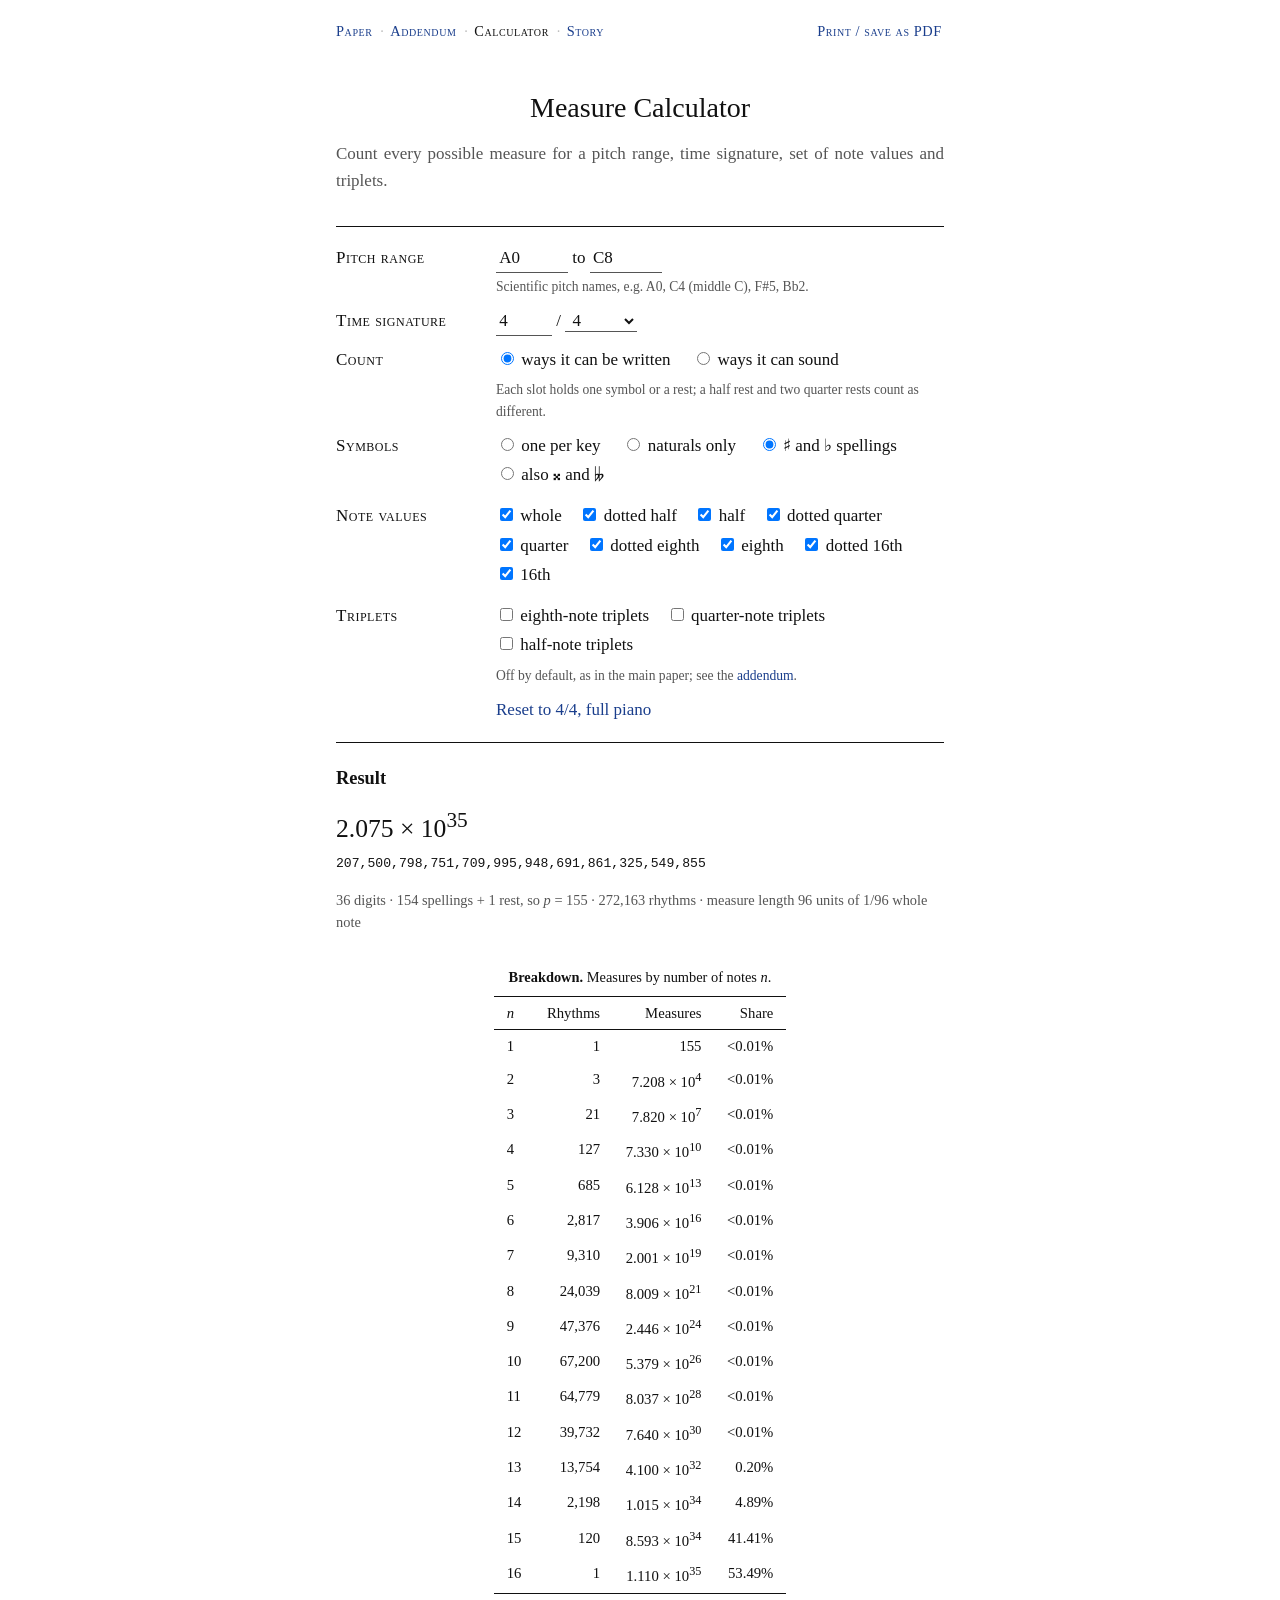
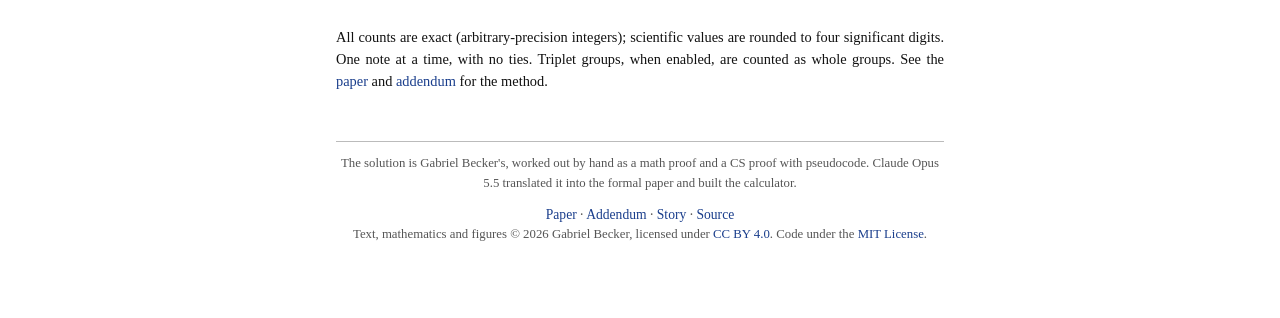
<file: docs/calculator.html>
<!doctype html>
<html lang="en">
<head>
<meta charset="utf-8">
<meta name="viewport" content="width=device-width, initial-scale=1">
<title>Measure Calculator</title>
<meta name="description" content="Count the possible measures of music for any pitch range, time signature and set of note values.">
<link rel="stylesheet" href="style.css">
</head>
<body>
<nav class="site">
  <a href="index.html">Paper</a><span class="sep">·</span><a href="addendum.html">Addendum</a><span class="sep">·</span><span aria-current="page">Calculator</span><span class="sep">·</span><a href="story.html">Story</a>
  <a href="#" class="print-link" onclick="window.print();return false">Print / save as PDF</a>
</nav>

<main>
  <header class="title">
    <h1>Measure Calculator</h1>
    <p class="date">Count every possible measure for a pitch range, time signature, set of note values and triplets.</p>
  </header>

  <form class="calc" id="f" onsubmit="return false" autocomplete="off">
    <div class="field">
      <span class="label">Pitch range</span>
      <span><input type="text" id="lo" value="A0" aria-label="Lowest pitch"> to <input type="text" id="hi" value="C8" aria-label="Highest pitch">
        <p class="hint">Scientific pitch names, e.g. A0, C4 (middle C), F#5, Bb2.</p></span>
    </div>
    <div class="field">
      <span class="label">Time signature</span>
      <span><input type="number" id="beats" value="4" min="1" max="64" aria-label="Beats per measure" style="width:3.5rem"> /
        <select id="beatValue" aria-label="Beat value"><option>1</option><option>2</option><option selected>4</option><option>8</option><option>16</option></select></span>
    </div>
    <div class="field">
      <span class="label">Count</span>
      <span class="opts">
        <label><input type="radio" name="mode" value="written" checked> ways it can be written</label>
        <label><input type="radio" name="mode" value="sounding"> ways it can sound</label>
        <p class="hint" id="modeHint"></p>
      </span>
    </div>
    <div class="field" id="symBox">
      <span class="label">Symbols</span>
      <span class="opts">
        <label><input type="radio" name="sym" value="keys"> one per key</label>
        <label><input type="radio" name="sym" value="0"> naturals only</label>
        <label><input type="radio" name="sym" value="1" checked> ♯ and ♭ spellings</label>
        <label><input type="radio" name="sym" value="2"> also 𝄪 and 𝄫</label>
      </span>
    </div>
    <div class="field">
      <span class="label">Note values</span>
      <span class="opts" id="values"></span>
    </div>
    <div class="field">
      <span class="label">Triplets</span>
      <span class="opts"><span id="triplets"></span>
        <p class="hint">Off by default, as in the main paper; see the <a href="addendum.html">addendum</a>.</p></span>
    </div>
    <div class="field">
      <span></span>
      <span><a href="#" id="reset">Reset to 4/4, full piano</a></span>
    </div>
  </form>

  <section class="result" id="result" aria-live="polite"></section>

  <p class="meta" style="margin-top:2rem;font-size:.9rem">All counts are exact (arbitrary-precision integers); scientific values are rounded to four significant digits. One note at a time, with no ties. Triplet groups, when enabled, are counted as whole groups. See the <a href="index.html">paper</a> and <a href="addendum.html">addendum</a> for the method.</p>

  <footer class="page">
    <p class="disclosure">The solution is Gabriel Becker's, worked out by hand as a math proof and a CS proof with pseudocode. Claude Opus 5.5 translated it into the formal paper and built the calculator.</p>
    <a href="index.html">Paper</a> · <a href="addendum.html">Addendum</a> · <a href="story.html">Story</a> · <a href="https://github.com/GabeBecker2048/how-much-music">Source</a>
    <p class="disclosure">Text, mathematics and figures © 2026 Gabriel Becker, licensed under <a href="https://creativecommons.org/licenses/by/4.0/">CC BY 4.0</a>. Code under the <a href="https://github.com/GabeBecker2048/how-much-music/blob/main/LICENSE">MIT License</a>.</p>
  </footer>
</main>

<script src="counter.js"></script>
<script>
// SPDX-License-Identifier: MIT  (Copyright (c) 2026 Gabriel Becker; see LICENSE)
(function () {
  "use strict";
  const N = window.NMeasures;
  const $ = (id) => document.getElementById(id);
  const esc = (s) => String(s).replace(/[&<>"]/g, (c) => ({ "&": "&amp;", "<": "&lt;", ">": "&gt;", '"': "&quot;" }[c]));

  $("values").innerHTML = N.NOTE_VALUES.map((v) =>
    `<label><input type="checkbox" value="${v.units}" checked> ${v.name}</label>`).join("");
  $("triplets").innerHTML = N.TRIPLETS.map((t) =>
    `<label><input type="checkbox" value="${t.value}"> ${t.name}</label>`).join("");

  function checked(name) { return document.querySelector(`input[name=${name}]:checked`).value; }

  function render() {
    const out = $("result");
    const mode = checked("mode");
    $("symBox").style.display = mode === "written" ? "" : "none";
    $("modeHint").textContent = mode === "written"
      ? "Each slot holds one symbol or a rest; a half rest and two quarter rests count as different."
      : "One symbol per key; back-to-back rests merge into a single silence.";

    try {
      const lo = N.parsePitch($("lo").value), hi = N.parsePitch($("hi").value);
      if (hi < lo) throw new Error("The highest pitch is below the lowest pitch.");
      const beats = parseInt($("beats").value, 10);
      if (!(beats >= 1 && beats <= 64)) throw new Error("Beats per measure must be between 1 and 64.");
      const length = N.measureUnits(beats, parseInt($("beatValue").value, 10));
      if (length > 8 * N.GRID) throw new Error("Measures longer than 8 whole notes are not supported here.");
      const units = [...document.querySelectorAll("#values input:checked")].map((i) => +i.value);
      const trips = [...document.querySelectorAll("#triplets input:checked")].map((i) => +i.value);
      if (!units.length && !trips.length) throw new Error("Choose at least one note value or triplet.");
      const blocks = N.makeBlocks(units, trips);

      const keys = N.keysInRange(lo, hi);
      let total, p, desc;
      if (mode === "written") {
        const sym = checked("sym");
        const symbols = sym === "keys" ? keys : N.spellingsInRange(lo, hi, +sym);
        p = symbols + 1;
        total = N.countWritten(length, p, blocks);
        desc = `${symbols} ${sym === "keys" ? "keys" : "spellings"} + 1 rest, so <i>p</i> = ${p}`;
      } else {
        p = keys;
        total = N.countSounding(length, keys, blocks);
        desc = `<i>k</i> = ${keys} keys, rests merged`;
      }

      const rhythms = N.rhythmsByNoteCount(length, blocks);
      const nRhythms = rhythms.reduce((a, b) => a + b, 0n);
      const digits = total.toString().length;

      let table = "";
      if (mode === "written" && total > 0n) {
        const P = BigInt(p);
        const body = rhythms
          .map((r, n) => ({ n, r, ways: r * P ** BigInt(n) }))
          .filter((x) => x.r > 0n)
          .map((x) => `<tr><td>${x.n}</td><td>${N.withCommas(x.r)}</td><td>${N.scientificHTML(x.ways)}</td><td>${N.share(x.ways, total)}</td></tr>`)
          .join("");
        table = `<div class="table-wrap"><table>
          <caption><b>Breakdown.</b> Measures by number of notes <i>n</i>.</caption>
          <thead><tr><th><i>n</i></th><th>Rhythms</th><th>Measures</th><th>Share</th></tr></thead>
          <tbody>${body}</tbody></table></div>`;
      }

      out.innerHTML = `
        <h2 style="margin-top:0">Result</h2>
        <p class="value">${N.scientificHTML(total)}</p>
        <p class="exact">${N.withCommas(total)}</p>
        <p class="meta">${digits} digit${digits === 1 ? "" : "s"} · ${desc} · ${N.withCommas(nRhythms)} rhythms · measure length ${length} units of 1/96 whole note</p>
        ${table}`;
    } catch (e) {
      out.innerHTML = `<h2 style="margin-top:0">Result</h2><p class="error">${esc(e.message)}</p>`;
    }
  }

  $("reset").addEventListener("click", (e) => {
    e.preventDefault();
    $("lo").value = "A0"; $("hi").value = "C8"; $("beats").value = "4"; $("beatValue").value = "4";
    document.querySelector("input[name=mode][value=written]").checked = true;
    document.querySelector("input[name=sym][value=\"1\"]").checked = true;
    document.querySelectorAll("#values input").forEach((i) => (i.checked = true));
    document.querySelectorAll("#triplets input").forEach((i) => (i.checked = false));
    render();
  });
  $("f").addEventListener("input", render);
  $("f").addEventListener("change", render);
  render();
})();
</script>
</body>
</html>
</file>
<file: docs/style.css>
/* SPDX-License-Identifier: MIT  (Copyright (c) 2026 Gabriel Becker; see LICENSE) */
/* Plain "paper" style shared by every page. */

:root {
  --ink: #111;
  --muted: #555;
  --rule: #111;
  --hair: #bbb;
  --paper: #fff;
  --link: #1a3e8c;
}

* { box-sizing: border-box; }

html { background: var(--paper); }

body {
  margin: 0;
  background: var(--paper);
  color: var(--ink);
  font-family: "Latin Modern Roman", "CMU Serif", "Computer Modern", Georgia, "Times New Roman", serif;
  font-size: 17px;
  line-height: 1.55;
  -webkit-text-size-adjust: 100%;
}

main {
  max-width: 40rem;
  margin: 0 auto;
  padding: 0 16px 4rem;
}

a { color: var(--link); text-decoration: none; }
a:hover { text-decoration: underline; }

/* ---- top navigation ---------------------------------------------------- */

nav.site {
  max-width: 40rem;
  margin: 0 auto;
  padding: 1.25rem 16px 0;
  font-size: 0.9rem;
  font-variant: small-caps;
  letter-spacing: 0.04em;
  color: var(--muted);
}
nav.site a, nav.site span { margin-right: 0.15em; }
nav.site span[aria-current] { color: var(--ink); }
nav.site .sep { margin: 0 0.4em; color: var(--hair); }

/* ---- title block ------------------------------------------------------- */

header.title {
  text-align: center;
  margin: 3rem 0 2rem;
}
header.title h1 {
  font-size: 1.75rem;
  font-weight: normal;
  line-height: 1.25;
  margin: 0 0 1rem;
}
header.title .author { font-size: 1.1rem; margin: 0; }
header.title .date { color: var(--muted); margin: 0.25rem 0 0; }

.abstract {
  margin: 0 2rem 2.5rem;
  font-size: 0.95rem;
}
.abstract h2 {
  text-align: center;
  font-size: 0.95rem;
  font-weight: bold;
  margin: 0 0 0.4rem;
  counter-increment: none;
}
.abstract h2::before { content: none !important; }

/* ---- body text --------------------------------------------------------- */

p, li {
  text-align: justify;
  hyphens: auto;
  -webkit-hyphens: auto;
}
p { margin: 0 0 0.9rem; }

h2, h3 { font-weight: bold; line-height: 1.3; }
h2 { font-size: 1.15rem; margin: 2.2rem 0 0.8rem; }
h3 { font-size: 1rem; margin: 1.6rem 0 0.6rem; }

/* numbered sections on the paper */
.numbered { counter-reset: sec; }
.numbered h2 { counter-increment: sec; counter-reset: sub; }
.numbered h2::before { content: counter(sec) "\2003"; }
.numbered h3 { counter-increment: sub; }
.numbered h3::before { content: counter(sec) "." counter(sub) "\2003"; }
.numbered h2.unnumbered { counter-increment: none; }
.numbered h2.unnumbered::before { content: none; }

/* ---- theorem-like blocks (amsthm style) -------------------------------- */

.thm, .defn, .proof, .remark { margin: 1rem 0; }
.thm > .head, .defn > .head, .remark > .head { font-weight: bold; }
.thm { font-style: italic; }
.thm .katex, .thm .head { font-style: normal; }
.proof > .head { font-style: italic; }
.proof::after { content: "\220E"; float: right; }
.proof { overflow: hidden; }

/* display math */
.katex-display { margin: 1rem 0; overflow-x: auto; overflow-y: hidden; padding: 2px 0; }

/* ---- tables (booktabs) ------------------------------------------------- */

figure, .table-wrap { margin: 1.5rem 0; }
.table-wrap { overflow-x: auto; }

table {
  border-collapse: collapse;
  margin: 0 auto;
  font-size: 0.92rem;
  border-top: 1.5px solid var(--rule);
  border-bottom: 1.5px solid var(--rule);
}
thead th { border-bottom: 0.75px solid var(--rule); font-weight: normal; }
th, td { padding: 0.3rem 0.8rem; text-align: right; vertical-align: top; }
th:first-child, td:first-child { text-align: left; }
td.wrap { text-align: left; }

caption, figcaption {
  font-size: 0.9rem;
  text-align: center;
  margin: 0.5rem 0;
  caption-side: top;
}
caption b, figcaption b { font-weight: bold; }
figcaption { caption-side: bottom; }
figure img { display: block; margin: 0 auto; max-width: 100%; height: auto; }

.exact {
  font-family: ui-monospace, "SFMono-Regular", Menlo, Consolas, monospace;
  font-size: 0.82rem;
  word-break: break-all;
}

/* ---- references and footer --------------------------------------------- */

ol.refs { padding-left: 1.6rem; font-size: 0.92rem; }
ol.refs li { margin-bottom: 0.4rem; text-align: left; }

footer.page {
  margin-top: 3rem;
  padding-top: 0.8rem;
  border-top: 0.75px solid var(--hair);
  font-size: 0.85rem;
  color: var(--muted);
  text-align: center;
}

/* ---- calculator -------------------------------------------------------- */

form.calc {
  border-top: 1.5px solid var(--rule);
  border-bottom: 1.5px solid var(--rule);
  padding: 0.8rem 0;
  margin: 1.5rem 0;
}
form.calc .field {
  display: grid;
  grid-template-columns: 9.5rem 1fr;
  gap: 0.5rem;
  align-items: baseline;
  padding: 0.35rem 0;
}
form.calc .field > .label { font-variant: small-caps; letter-spacing: 0.03em; }
form.calc .opts label { display: inline-block; margin: 0 1.1rem 0.2rem 0; white-space: nowrap; }
form.calc input[type=text], form.calc input[type=number], form.calc select {
  font: inherit;
  color: var(--ink);
  background: var(--paper);
  border: 0;
  border-bottom: 1px solid var(--muted);
  padding: 0 0.2rem;
  width: 4.5rem;
  border-radius: 0;
}
form.calc input:focus, form.calc select:focus { outline: 1px dotted var(--ink); outline-offset: 2px; }
form.calc .hint { font-size: 0.85rem; color: var(--muted); margin: 0.2rem 0 0; text-align: left; }

.result .value { font-size: 1.6rem; margin: 0.4rem 0; text-align: left; }
.result .meta { font-size: 0.9rem; color: var(--muted); text-align: left; }
.error { font-style: italic; }

@media (max-width: 520px) {
  body { font-size: 16px; }
  .abstract { margin: 0 0 2rem; }
  form.calc .field { grid-template-columns: 1fr; gap: 0.2rem; }
  th, td { padding: 0.3rem 0.45rem; }
  p, li { text-align: left; }
}

tr.total td { border-top: 0.75px solid var(--rule); }

/* ---- authorship note & disclosure -------------------------------------- */

.authorship {
  margin: 0 2rem 2.5rem;
  padding: 0.6rem 0;
  border-top: 0.75px solid var(--hair);
  border-bottom: 0.75px solid var(--hair);
  font-size: 0.88rem;
}
.authorship p { margin: 0; }
footer.page .disclosure { font-size: 0.8rem; text-align: center; margin: 0 0 0.6rem; }

/* ---- print link -------------------------------------------------------- */

nav.site { display: flex; flex-wrap: wrap; align-items: baseline; }
nav.site .print-link { margin-left: auto; }

/* ---- print / PDF ------------------------------------------------------- */

@page { size: auto; margin: 2cm 2.2cm; }

@media print {
  body { font-size: 11pt; line-height: 1.45; }
  nav.site, .print-link, #reset { display: none !important; }
  main { max-width: none; padding: 0; }
  header.title { margin-top: 0; }
  a { color: inherit; }
  h2, h3 { break-after: avoid; page-break-after: avoid; }
  .thm, .defn, .proof, .remark, figure, table, .katex-display, .authorship { break-inside: avoid; page-break-inside: avoid; }
  .table-wrap, .katex-display { overflow: visible; }
  ol.refs a[href^="http"]::after, footer.page a[href^="http"]::after { content: " (" attr(href) ")"; font-size: 0.85em; }
  footer.page { margin-top: 2rem; }
  /* calculator: print the settings as plain text-like fields */
  form.calc input[type=text], form.calc input[type=number], form.calc select { border-bottom: 0; appearance: none; -webkit-appearance: none; }
}

/* The abstract heading is not a numbered section. This must come after
   ".numbered h2" so it wins at equal specificity. */
.numbered .abstract h2 { counter-increment: none; }
</file>
